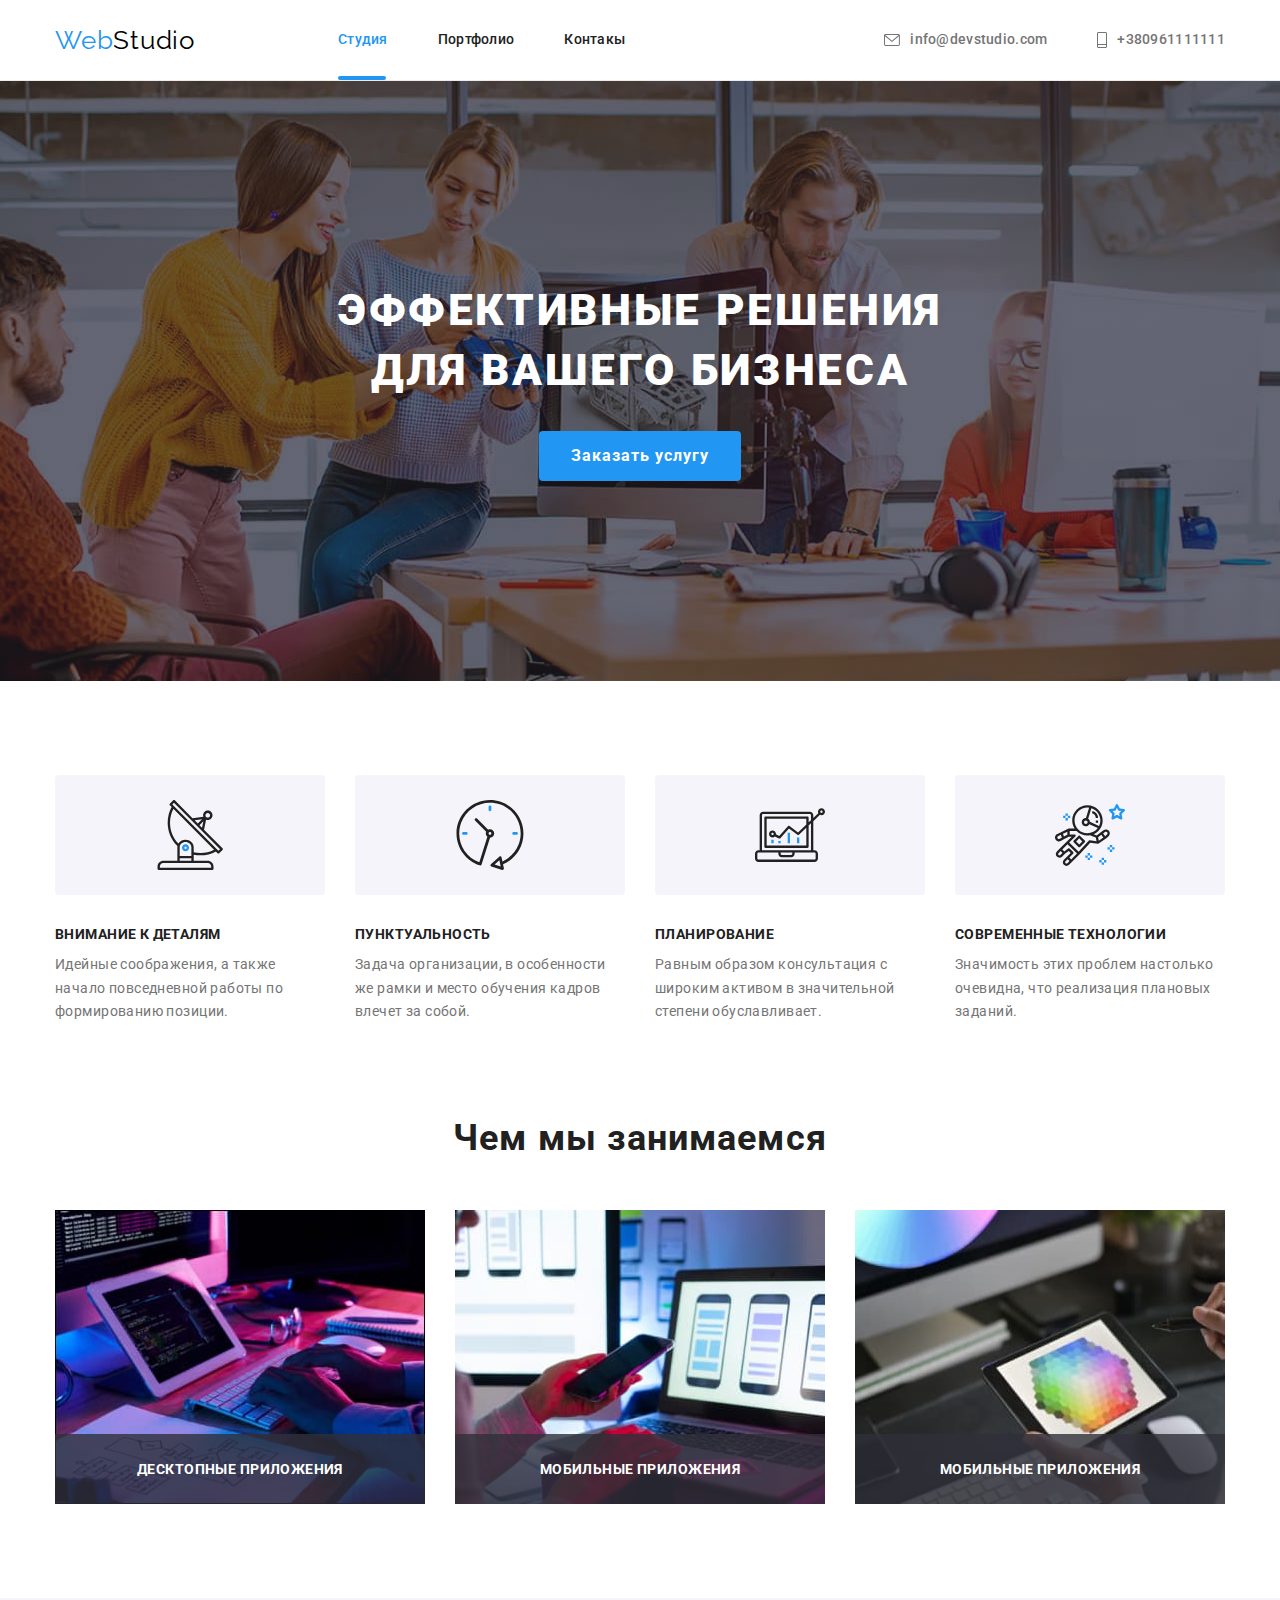
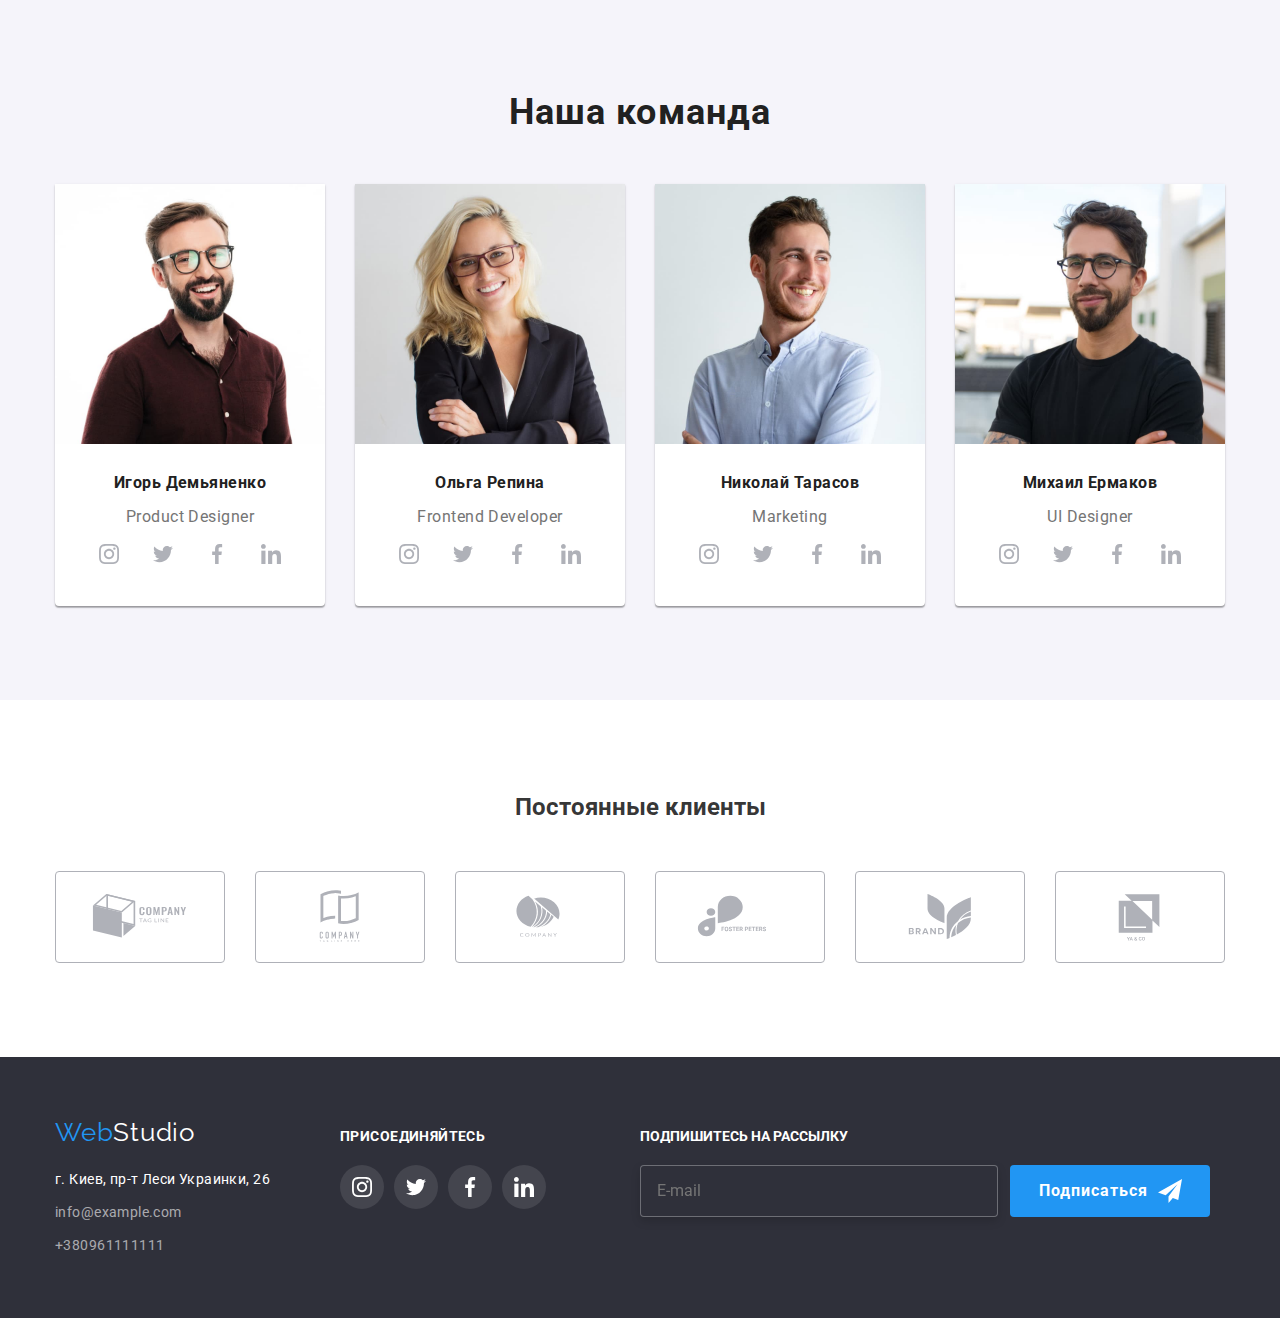
<file: index.html>
<!DOCTYPE html>
<html lang="ru">

<head>
    <meta charset="UTF-8">
    <meta http-equiv="X-UA-Compatible" content="IE=edge">
    <meta name="viewport" content="width=device-width, initial-scale=1.0">
    <title>WebStudio</title>
    <link rel="preconnect" href="https://fonts.googleapis.com">
    <link rel="preconnect" href="https://fonts.gstatic.com" crossorigin>
    <link href="https://fonts.googleapis.com/css2?family=Raleway:wght@700&family=Roboto:wght@400;500;700;900&display=swap"
    rel="stylesheet">
    <link rel="stylesheet" href="https://cdnjs.cloudflare.com/ajax/libs/modern-normalize/1.0.0/modern-normalize.min.css"/>
    <link rel="stylesheet" href="css/styles.css">
</head>
<body class="page">
    <header class= "header">
        <div class=container>
              <nav>
            <a href="./index.html" class="logo">Web<span class="dark-logo">Studio</span></a>
            <ul class="contacts-items">
        <li class="list"><a href="./index.html" class="nav active studio position" >Студия</a></li>
                <li class="list"><a href="./portfolio.html" class="nav portfolio">Портфолио</a></li>
                <li class="list"><a class="nav new-data" href="">Контакы</a></li>
            </ul>
        </nav>
        <ul class= "contacts">
            <li>
                <a class="auto-nav" href="info@devstudio.com">
            <svg class="icon-contacts" width="16" height="12">
                <use href="./images/icons.svg#icon-envelope"></use>
                </svg>info@devstudio.com</a>
           </li>
            <li>
                <a class="auto-nav" href="tel:+380961111111">
            <svg class="icon-contacts" width="10" height="16">
                <use href="./images/icons.svg#icon-tell"></use>
            </svg>+380961111111</a>
            </li>
            </ul>
        </div>
    </header>
    <main> 
        <section class="section-hero">
            <div class="container">
          <h1 class="hero-title">ЭФФЕКТИВНЫЕ РЕШЕНИЯ<br>
                ДЛЯ ВАШЕГО БИЗНЕСА</h1>
            <button data-modal-open class="button-primary">Заказать услугу</button>
            <div class="backdrop is-hidden" data-modal>
                <div class="modal">
                 <button class="modal-close" data-modal-close>
                    <svg class="modal-svg">
                <use href="./images/icons.svg#icon-close-black"></use></svg>
                    </button>

                    <form class="form fill-out">
                <p class="form-title"> Оставьте свои данные, мы вам перезвоним</p>
                   <p class="form-field">                        
                        <label for="name" class="form-label">Имя</label> 
                        <input type="text"
                               name="user-name" 
                               id="name"
                               class="form-input" 
                               placeholder=""
                               autofocus=""
                               required/> 
                         <svg class="form-icon icon" width="18px" height="18px">
                                <use href="./images/icons.svg#icon-person-black"></use> 
                            </svg>
                            <span class="form-use"></span>
                    </p>
                    <p class="form-field">
                        <label for="tel" class="form-label">Телефон</label>
                        <input type="tel"
                         name="tel" 
                         id="tel" 
                         class="form-input" 
                         placeholder=""
                         required/>
                        <svg class="form-icon icon" width="18px" height="18px">
                                <use href="./images/icons.svg#icon-phone-black"></use> 
                            </svg>
                            <span class="form-use"></span>
                    </p>
                    <p class="form-field">
                        <label for="mail" class="form-label">Почта</label>
                        <input type="email" 
                        name="mail" 
                        id="mail" 
                        class="form-input" 
                        placeholder=""
                        autocomplete="on"
                        required/>
                        <svg class="form-icon icon" width="18px" height="18px">
                                <use href="./images/icons.svg#icon-email-black"></use> 
                            </svg>
                        <span class="form-use"></span>
                    </p>
                    <p class="form-field">
                        <label for="comments" class="form-label">Комментарий</label>
                        <textarea class="form-input-comments" name="comments" id="comments" rows="10" placeholder="Введите текст"></textarea> 
                    </p>                     
                    <p class="form-field-policy">
                        <label for="policy" class="label-policy">
                            <input type="checkbox" name="policy" id="policy" class="checkbox" required/>
                            <span class="form-icon-policy"></span>
                            <span class="form-label-policy"> Соглашаюсь с рассылкой и принимаю 
                            <a href="" class="policy-link">Условия договора</a>
                            </span>
                        </label>
                    </p>
               <button type="submit" class="main-button form-button main-one">Отправить</button>            
                </form>
                </div>
            </div>
            </div>
          </section>
           <section class="section section-description">
               <div class="container">
             <ul class="subtitle-items">
                <li class="subtitle-text">
                    <div class="subtitle-icon-description">
                    <svg class="icon-description">
                        <use href="./images/icons.svg#icon-antenna"></use></svg>
                    </div>    
                    <h3 class="subtitle">Внимание к деталям</h3> 
                    <p class="description">Идейные соображения, а также начало повседневной работы по формированию позиции.</p>
                </li>
                <li class="subtitle-text">
                    <div class="subtitle-icon-description">
                    <svg class="icon-description">
                        <use href="./images/icons.svg#icon-clock"></use></svg> 
                    </div>    
                    <h3 class="subtitle">Пунктуальность</h3>
                    <p class="description">Задача организации, в особенности же рамки и место обучения кадров влечет за собой.</p>
                </li>
                <li class="subtitle-text">
                    <div class="subtitle-icon-description">
                    <svg class="icon-description">
                        <use href="./images/icons.svg#icon-diagram"></use></svg>
                    </div>
                    <h3 class="subtitle">Планирование</h3>
                    <p class="description">Равным образом консультация с широким активом в значительной степени обуславливает.</p>
                </li>
                <li class="subtitle-text">
                    <div class="subtitle-icon-description">
                    <svg class="icon-description">
                        <use href="./images/icons.svg#icon-astronaut"></use></svg>
                    </div>
                    <h3 class="subtitle">Современные технологии</h3>
                    <p class="description">Значимость этих проблем настолько очевидна, что реализация плановых заданий.</p>
                </li>
            </ul>
            </div>
           </section>
                <section class="section-image">
                    <div class="container">
                <h2 class="second-header">Чем мы занимаемся</h2>
            <ul class="flex-setting">
                <li class="product-thumb"><img class="image-icon" src="./images/img1.jpg" width=370 alt="Разработка"/> 
                <p class="product-text">десктопные приложения</p></li>
                <li class="product-thumb"><img class="image-icon" src="./images/img2.jpg" width=370 alt="Интерактивность"/>
                <p class="product-text">Мобильные приложения</p></li>
                <li class="product-thumb"><img class="image-icon" src="./images/img3.jpg" width=370 alt="Дизайн"/>
                <p class="product-text">Мобильные приложения</p></li>
                </ul>
            </div>
        </section>
        <section class="section section-team">
            <div class="container">
                   <h2 class="second-header">Наша команда</h2> 
            <ul class="team-list">
                <li class="team-member"><img class="image" src="./images/photo1.jpg" width=270 alt="Игорь Демьяненко" />
                    <div class="about-member">
                    <h3 class="worker">Игорь Демьяненко</h3>
                    <p class="name-worker">Product Designer</p>
                    <ul class="member-list">
                        <li class="member-link">
                        <a href="./index.html" class="person-link">
                         <svg class="member-icon" width="20" height="20">
                        <use href="./images/icons.svg#icon-instagram"></use>   
                        </svg></a>
                        </li>
                        <li class="member-link">
                        <a href="/index.html" class="person-link">
                        <svg class="member-icon" width="20" height="20">
                        <use href="./images/icons.svg#icon-twitter"></use>
                        </svg></a>
                        </li>
                        <li class="member-link">
                        <a href="/index.html" class="person-link">
                        <svg class="member-icon" width="20" height="20">
                        <use href="./images/icons.svg#icon-facebook"></use>
                        </svg></a>
                           </li>
                           <li class="member-link">
                        <a href="/index.html" class="person-link">
                        <svg class="member-icon" width="20" height="20">
                        <use href="./images/icons.svg#icon-linkedin"></use>                
                        </svg></a>
                           </li>
                        </ul>
                        </div>
                           </li>                                        
                           <li class="team-member"><img class="image" src="./images/photo2.jpg" width=270 alt="Ольга Репина" />
                    <div class="about-member">
                    <h3 class="worker">Ольга Репина</h3>
                    <p class="name-worker">Frontend Developer</p>
                    <ul class="member-list">
                        <li class="member-link">
                        <a href="./index.html" class="person-link">
                         <svg class="member-icon" width="20" height="20">
                        <use href="./images/icons.svg#icon-instagram"></use>   
                        </svg></a>
                        </li>
                        <li class="member-link">
                        <a href="/index.html" class="person-link">
                        <svg class="member-icon" width="20" height="20">
                        <use href="./images/icons.svg#icon-twitter"></use>
                        </svg></a>
                        </li>
                        <li class="member-link">
                        <a href="/index.html" class="person-link">
                        <svg class="member-icon" width="20" height="20">
                        <use href="./images/icons.svg#icon-facebook"></use>
                        </svg></a>
                           </li>
                           <li class="member-link">
                        <a href="/index.html" class="person-link">
                        <svg class="member-icon" width="20" height="20">
                        <use href="./images/icons.svg#icon-linkedin"></use>                
                        </svg></a>
                           </li>
                        </ul>
                </div>
                </li>
                <li class="team-member"><img class="image" src="./images/photo3.jpg" width=270 alt="Николай Тарасов" />
                    <div class="about-member">
                    <h3 class="worker">Николай Тарасов</h3>
                    <p class="name-worker">Marketing</p>
                    <ul class="member-list">
                        <li class="member-link">
                        <a href="./index.html" class="person-link">
                         <svg class="member-icon" width="20" height="20">
                        <use href="./images/icons.svg#icon-instagram"></use>   
                        </svg></a>
                        </li>
                        <li class="member-link">
                        <a href="/index.html" class="person-link">
                        <svg class="member-icon" width="20" height="20">
                        <use href="./images/icons.svg#icon-twitter"></use>
                        </svg></a>
                        </li>
                        <li class="member-link">
                        <a href="/index.html" class="person-link">
                        <svg class="member-icon" width="20" height="20">
                        <use href="./images/icons.svg#icon-facebook"></use>
                        </svg></a>
                           </li>
                           <li class="member-link">
                        <a href="/index.html" class="person-link">
                        <svg class="member-icon" width="20" height="20">
                        <use href="./images/icons.svg#icon-linkedin"></use>                
                        </svg></a>
                           </li>
                        </ul>
                    </div>
                </li>
                <li class="team-member"><img class="image" src="./images/photo4.jpg" width=270 alt="Михаил Ермаков" />
                    <div class="about-member">
                    <h3 class="worker">Михаил Ермаков</h3>
                    <p class="name-worker">UI Designer</p>
                    <ul class="member-list">
                        <li class="member-link">
                        <a href="./index.html" class="person-link">
                         <svg class="member-icon" width="20" height="20">
                        <use href="./images/icons.svg#icon-instagram"></use>   
                        </svg></a>
                        </li>
                        <li class="member-link">
                        <a href="/index.html" class="person-link">
                        <svg class="member-icon" width="20" height="20">
                        <use href="./images/icons.svg#icon-twitter"></use>
                        </svg></a>
                        </li>
                        <li class="member-link">
                        <a href="/index.html" class="person-link">
                        <svg class="member-icon" width="20" height="20">
                        <use href="./images/icons.svg#icon-facebook"></use>
                        </svg></a>
                           </li>
                           <li class="member-link">
                        <a href="/index.html" class="person-link">
                        <svg class="member-icon" width="20" height="20">
                        <use href="./images/icons.svg#icon-linkedin"></use>                
                        </svg></a>
                           </li>
                        </ul>
                    </div>
                </li>
            </ul>
            </div>
        </section>
        <section class="section">
        <div class="container">
        <h2 class="clients">Постоянные клиенты</h2>
       <ul class="clients-list">
            <li class="icon-client">
    <svg class="logo-client">
    <use href="./images/icons.svg#icon-logo1"></use></svg>
           </li>
           <li class="icon-client">
    <svg class="logo-client">
    <use href="./images/icons.svg#icon-logo2"></use></svg>
            </li>
            <li class="icon-client">
    <svg class="logo-client">
    <use href="./images/icons.svg#icon-logo3"></use></svg>
            </li>
    <li class="icon-client">
    <svg class="logo-client">
    <use href="./images/icons.svg#icon-logo4"></use></svg>
            </li>
            <li class="icon-client">
    <svg class="logo-client">
    <use href="./images/icons.svg#icon-logo5"></use></svg>
           </li>
            <li class="icon-client">
    <svg class="logo-client">
    <use href="./images/icons.svg#icon-logo6"></use></svg>
           </li>
       </ul>
     </div>
    </section>
   </main>
    <footer class="footer">
        <div class="container footer-container">
            <div class= "footer-wrapper">
        <a class="footer-logo" href="WebStudio">Web<span class="white-logo">Studio</span></a>
        <address class="address-data">
            <p class="address-name">г. Киев, пр-т Леси Украинки, 26</p>
            <a class="auto-second" href="info@example.com">info@example.com</a>
            <a class="auto-second" href="tel:+380991111111">+380961111111</a>
        </address>
        </div>
           <div class="footer-icons">
            <h2 class="footer-header">Присоединяйтесь</h2>
            <ul class="footer-icons-menu">
                <li class="footer-items">
            <a href="./index.html" class="footer-link">
            <svg class="footer-icon" width="20" height="20">
            <use href="./images/icons.svg#icon-instagram"></use>
            </svg></a>
                 </li>
                 <li class="footer-items"><a href="./index.html" class="footer-link">
            <svg class="footer-icon" width="20" height="20">
            <use href="./images/icons.svg#icon-twitter"></use>
            </svg></a>
                  </li>
                  <li class="footer-items">
            <a href="./index.html" class="footer-link">
            <svg class="footer-icon" width="20" height="20">
            <use href="./images/icons.svg#icon-facebook"></use>
             </svg></a>
                 </li>
                  <li class="footer-items">
            <a href="./index.html" class="footer-link">
            <svg class="footer-icon" width="20" height="20">
            <use href="./images/icons.svg#icon-linkedin"></use>
            </svg></a>
                 </li>
            </ul>
            </div>
            <form action="#" method="GET" class="form-footer">
                <h3 class="title-social"> Подпишитесь на рассылку </h3>
                <div class="form-footer-thumb">   
                    <input type="email" name="mail" id="mail-footer" class="form-footer-input" placeholder="E-mail" required/>
                    <button type="submit" class="footer-button form-footer-button">Подписаться 
                        <svg class="form-footer-icon icon" width="24px" height="24px">
                            <use href="./images/icons.svg#icon-icon-send"></use> 
                        </svg>
                    </button> 
                </div>      
            </form>     
        </div>
        </footer>
        <script src="./js/modal.js"></script>
</body>

</html>
</file>
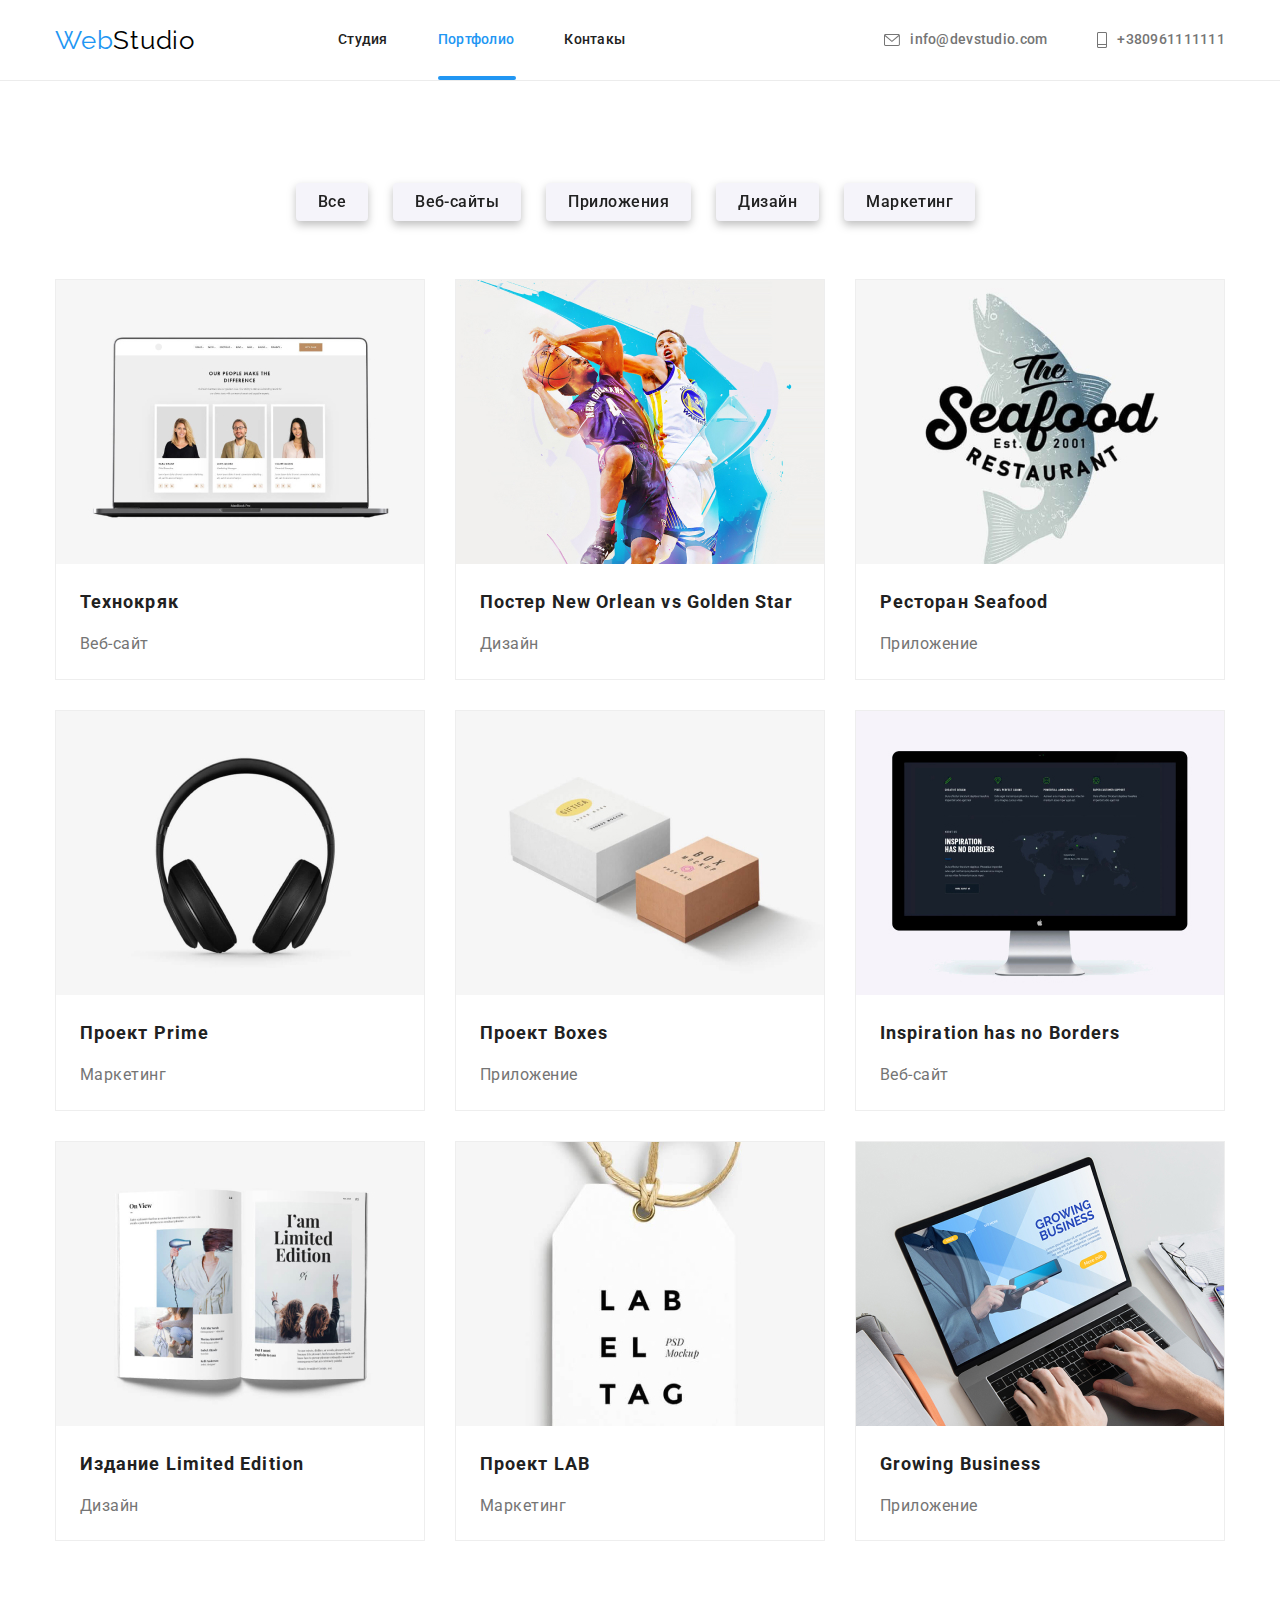
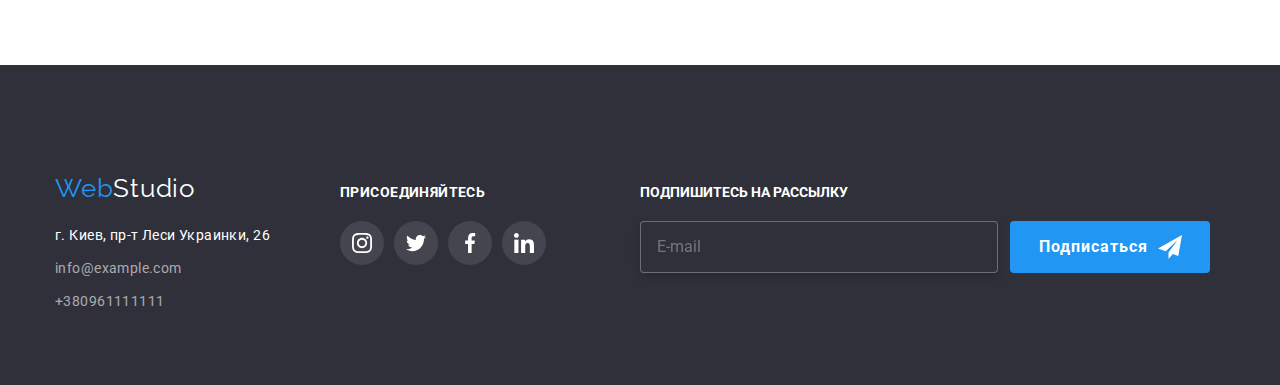
<file: portfolio.html>
<!DOCTYPE html>
<html lang="ru">
<head>
    <meta charset="UTF-8">
    <meta http-equiv="X-UA-Compatible" content="IE=edge">
    <meta name="viewport" content="width=device-width, initial-scale=1.0">
    <title>WebStudio</title>
    <link rel="preconnect" href="https://fonts.googleapis.com">
    <link rel="preconnect" href="https://fonts.gstatic.com" crossorigin>
    <link href="https://fonts.googleapis.com/css2?family=Raleway:wght@700&family=Roboto:wght@400;500;700;900&display=swap"
    rel="stylesheet">
    <link rel="stylesheet" href="https://cdnjs.cloudflare.com/ajax/libs/modern-normalize/1.0.0/modern-normalize.min.css"/>
    <link rel="stylesheet" href="css/styles.css">
</head>
<body class="page">
    <header class="header">
        <div class="container">
        <nav>
            <a href="./index.html" class="logo">Web<span class="dark-logo">Studio</span></a>
            <ul class="contacts-items">
                <li><a href="./index.html" class="nav studio">Студия</a></li> 
                <li><a href="./portfolio.html" class="nav active portfolio position-port">Портфолио</a></li>
                <li><a class="nav new-data" href="">Контакы</a></li>
            </ul>
        </nav>
        <ul class= "contacts">
            <li>
                <a class="auto-nav" href="info@devstudio.com">
                    <svg class="icon-contacts" width="16" height="12">
                        <use href="./images/icons.svg#icon-envelope"></use>
                        </svg>info@devstudio.com</a>
            </li>
            <li>
                <a class="auto-nav" href="tel:+380961111111">
                    <svg class="icon-contacts" width="10" height="16">
                        <use href="./images/icons.svg#icon-tell"></use>
                    </svg>+380961111111</a>
            </li>
        </ul>
        </div>
    </header>
    <main>
        <section class= "section buttons">
            <div class="container">
        <div class="container-block">
            <h1 hidden>Portfolio</h1>
        <ul class="container-button">
            <li><button class="button" type="button">Все</button></li>
            <li><button class="button" type="button">Веб-сайты</button></li>
            <li><button class="button" type="button">Приложения</button></li>
            <li><button class="button" type="button">Дизайн</button></li>
            <li><button class="button" type="button">Маркетинг</button></li>
        </ul>
        </div>
       <div class=flex-container>
        <ul class="flex-set">
            <li class=flex-link>
                <a class="link" href="">
                    <div class="hover-thumb">
                        <div class="overlay-image">
                <img class="image" src="images/image1.jpg" width=370 alt="Наши люди"/>
                <div class="overlay">
                    <p class="overlay-text">
                        Технокряк это современная площадка распространения коронавируса. Компании используют эту платформу для цифрового
                        шпионажа и атак на защищённые сервера конкурентов.
                    </p>
                    </div>
                </div>
                </div>
                <div class="card-text">    
                <h2 class="header-name">Технокряк</h2>
                    <p class="name-site">Веб-сайт</p>
                    </div>
                </a></li>
            <li class=flex-link>
                <a href="" class="link">
                    <div class="hover-thumb">
                        <div class="overlay-image">
                <img class="image" src="images/image2.jpg" width=370 alt="Фото дизайна"/>
                <div class="overlay">
                    <p class="overlay-text">
                        Технокряк это современная площадка распространения коронавируса. Компании используют эту платформу для цифрового
                        шпионажа и атак на защищённые сервера конкурентов.
                    </p>
                    </div>
                </div>
                </div>
                <div class="card-text"> 
                    <h2 class="header-name">Постер New Orlean vs Golden Star</h2>
                    <p class="name-site">Дизайн</p>
                    </div>
                </a></li>
            <li class=flex-link><a href="" class="link">
                <div class="hover-thumb">
                    <div class="overlay-image">
                <img class="image" src="images/image3.jpg" width=370 alt="Фото приложения"/>
                <div class="overlay">
                    <p class="overlay-text">
                        Технокряк это современная площадка распространения коронавируса. Компании используют эту платформу для цифрового
                        шпионажа и атак на защищённые сервера конкурентов.
                    </p>
                    </div>
                </div>
                </div>
                <div class="card-text"> 
                    <h2 class="header-name">Ресторан Seafood</h2>
                    <p class="name-site">Приложение</p>
                    </div>
                </a></li>
            <li class=flex-link><a href="" class="link">
                <div class="hover-thumb">
                    <div class="overlay-image">
                <img class="image" src="images/image4.jpg" width=370 alt="Наушники"/>
                <div class="overlay">
                    <p class="overlay-text">
                        Технокряк это современная площадка распространения коронавируса. Компании используют эту платформу для цифрового
                        шпионажа и атак на защищённые сервера конкурентов.
                    </p>
                    </div>
                </div>
                </div>
                <div class="card-text"> 
                    <h2 class="header-name">Проект Prime</h2>
                    <p class="name-site">Маркетинг</p>
                    </div>
                </a></li>
            <li class=flex-link><a href="" class="link">
                <div class="hover-thumb">
                    <div class="overlay-image">
                <img class="image" src="images/image5.jpg" width=370 alt="Boxes"/>
                <div class="overlay">
                    <p class="overlay-text">
                        Технокряк это современная площадка распространения коронавируса. Компании используют эту платформу для цифрового
                        шпионажа и атак на защищённые сервера конкурентов.
                    </p>
                    </div>
                </div>
                </div>
                <div class="card-text"> 
                    <h2 class="header-name">Проект Boxes</h2>
                    <p class="name-site">Приложение</p>
                    </div>
                </a></li>
            <li class=flex-link><a href="" class="link">
                <div class="hover-thumb">
                    <div class="overlay-image">
                <img class="image" src="images/image6.jpg" width=370 alt="Фото веб-сайта"/>
                <div class="overlay">
                    <p class="overlay-text">
                        Технокряк это современная площадка распространения коронавируса. Компании используют эту платформу для цифрового
                        шпионажа и атак на защищённые сервера конкурентов.
                    </p>
                    </div>
                </div>
                </div>
                <div class="card-text"> 
                    <h2 class="header-name">Inspiration has no Borders</h2>
                    <p class="name-site">Веб-сайт</p>
                    </div>
                </a></li>
            <li class=flex-link><a href="" class="link">
                <div class="hover-thumb">
                    <div class="overlay-image">
                <img class="image" src="images/image7.jpg" width=370 alt="Фото дизайна"/>
                <div class="overlay">
                    <p class="overlay-text">
                        Технокряк это современная площадка распространения коронавируса. Компании используют эту платформу для цифрового
                        шпионажа и атак на защищённые сервера конкурентов.
                    </p>
                    </div>
                </div>
                </div>
                <div class="card-text">     
                <h2 class="header-name">Издание Limited Edition</h2>
                    <p class="name-site">Дизайн</p>
                    </div>
                </a></li>
            <li class=flex-link><a href="" class="link">
                <div class="hover-thumb">
                    <div class="overlay-image">
                <img class="image" src="images/image8.jpg" width=370 alt="Фото проекта" />
                <div class="overlay">
                    <p class="overlay-text">
                        Технокряк это современная площадка распространения коронавируса. Компании используют эту платформу для цифрового
                        шпионажа и атак на защищённые сервера конкурентов.
                    </p>
                    </div>
                </div>
                </div>
                <div class="card-text"> 
                    <h2 class="header-name">Проект LAB</h2>
                    <p class="name-site">Маркетинг</p>
                    </div>
                </a></li>
            <li class=flex-link><a href="" class="link">
                <div class="hover-thumb">
                    <div class="overlay-image">
                <img class="image" src="images/image9.jpg" width=370 alt="Фото приложения"/>
                <div class="overlay">
                    <p class="overlay-text">
                        Технокряк это современная площадка распространения коронавируса. Компании используют эту платформу для цифрового
                        шпионажа и атак на защищённые сервера конкурентов.
                    </p>
                    </div>
                </div>
                </div>
                <div class="card-text"> 
                    <h2 class="header-name">Growing Business</h2>
                    <p class="name-site">Приложение</p>
                    </div>
                </a></li>
        </ul>
        </div>
    </div>
    </section>
    </main>
    <footer class= "footer">
        <div class="container footer-container">
            <div class= "footer-wrapper">
            <a class="footer-logo" href="WebStudio">Web<span class="white-logo">Studio</span></a>
        <address class="address-data">
            <p class="address-name">г. Киев, пр-т Леси Украинки, 26</p> 
            <a class="auto-second" href="info@example.com">info@example.com</a>
            <a class="auto-second" href="tel:+380991111111">+380961111111</a>
            </address>
            </div>
            <div class="footer footer-icons">
                <h2 class= "footer-header">Присоединяйтесь</h2>
                <ul class="footer-icons-menu">
                    <li class="footer-items">
                <a href="./index.html" class="footer-link">
                <svg class="footer-icon" width="20" height="20">
                <use href="./images/icons.svg#icon-instagram"></use>
                </svg></a>
                     </li>
                     <li class="footer-items"><a href="./index.html" class="footer-link">
                <svg class="footer-icon" width="20" height="20">
                <use href="./images/icons.svg#icon-twitter"></use>
                </svg></a>
                      </li>
                      <li class="footer-items">
                <a href="./index.html" class="footer-link">
                <svg class="footer-icon" width="20" height="20">
                <use href="./images/icons.svg#icon-facebook"></use>
                 </svg></a>
                     </li>
                      <li class="footer-items">
                <a href="./index.html" class="footer-link">
                <svg class="footer-icon" width="20" height="20">
                <use href="./images/icons.svg#icon-linkedin"></use>
                </svg></a>
                     </li>
                </ul>
                </div>
                <form action="#" method="GET" class="form-footer">
                    <h3 class="title-social"> Подпишитесь на рассылку </h3>
                    <div class="form-footer-thumb">   
                        <input type="email" name="mail" id="mail-footer" class="form-footer-input" placeholder="E-mail" required/>
                        <button type="submit" class="footer-button form-footer-button">Подписаться 
                            <svg class="form-footer-icon icon" width="24px" height="24px">
                                <use href="./images/icons.svg#icon-icon-send"></use> 
                            </svg>
                        </button> 
                    </div>      
                </form>     
            </div>
    </footer>
</body>
</html>
</file>
<file: css/styles.css>
:root {
  --primary-text-color: rgba(0, 0, 0, 0.8);
  --title-text-color: #000000;
  --accent-color: #2196f3;
  --primary-white-color: #ffffff;
  --second-main-color: #212121;
  --primary-gray-color: #757575;
  --background-color: #e5e5e5;
}
body {
  background-color: var( --primary-white-color);
  color: var(--primary-text-color);
  font-family: "Roboto", sans-serif;
}
ul {
  list-style: none;
  margin: 0;
  padding: 0;
}
h1,
h2,
h3 {
  margin: 0;
}
p {
  margin: 0 auto;
}
header {
top: 0;
left: 0;
width: 100%;
background: var(--primary-white-color);
z-index: 1;
}

.header .container{
display: flex;
 align-items: center;
}
.header {
background-color: var(--primary-white-color);
color: var(--primary-white-color);
}
.container {
  width: 1200px;
  padding-left: 15px;
  padding-right: 15px;
  margin-left: auto;
  margin-right: auto;
}
.container-block {
  display: flex;
  justify-content: center;
}
 .buttons {
  display: block;
  padding-bottom: 94px;
  padding-top: 94px;
  padding-left: 215px;
  padding-right: 215px;
}
.container-button {
  display: flex;
  justify-content: center;
  margin-bottom: 50px;
}
.position .position-port{
  display: block;
  position: relative;
}
.position::after {
content: '';
position: absolute;
display: block;
width: 48px;
height: 4px;
bottom: 32px;
border-radius: 2px;
background-color: var(--accent-color);
position: absolute;
top: 76px;
transition: 250ms cubic-bezier(0.4, 0, 0.2, 1);
}
.position-port:after {
content: '';
position: absolute;
display: block;
width: 78px;
height: 4px;
bottom: 32px;
top: 76px;
border-radius: 2px;
background-color: var(--accent-color);
transition: 250ms cubic-bezier(0.4, 0, 0.2, 1);
}
.overlay {
  position: absolute;
  top: 0;
  left: 0;
  width: 100%;
  height: 100%;
  opacity: 0;
  padding: 63px 24px;
  background-color: var(--accent-color);
  transform: translateY(100%);
  transition: 250ms cubic-bezier(0.4, 0, 0.2, 1);
}
.overlay-text {
  margin: 0;
  font-family: Roboto;
  font-style: normal;
  font-weight: normal;
  font-size: 18px;
  line-height: 28px;
  letter-spacing: 0.03em;
  color: var(--primary-white-color);
  transform: translateY(50%);
  transition: 250ms cubic-bezier(0.4, 0, 0.2, 1);
}
.link {
  text-decoration: none;
}
.list {
  transition: color 250ms cubic-bezier(0.4, 0, 0.2, 1);
}
.overlay-image {
  position: relative;
  overflow: hidden;
  border-style: none;
  width: 368px;
  height: 284px;
}
 .hover-thumb:hover::before {
    opacity: 0.9;
 }
 .hover-thumb {
  position: relative;
  }
  .hover-thumb::before {
  content: '';
  display: inline-block;
  position: absolute;
  top: 0;
  left: 0;
  width: 100%;
  height: 100%;
  opacity: 0;
  }
  .product-thumb {
  position: relative;
  width: 370px;
  height: 294px;
  z-index: 1;
  }
  .product-thumb .product-text {
  font-family: Roboto;
  font-style: normal;
  font-weight: bold;
  font-size: 14px;
  line-height: 16px;
  text-align: center;
  letter-spacing: 0.03em;
  color: var(--primary-white-color);
  }
  
  .product-thumb::before {
  position: absolute;
  display: inline-block;
  content: '';
  bottom: 0;
  width: 370px;
  height: 70px;
  background-color: rgba(47, 48, 58, 0.8);;
  }
  .product-text {
  position: absolute;
  text-align: center;
  justify-content: center;
  width: 100%;
  padding: 27px 0;
  margin: 0;
  bottom: 0;
  left: 0;
  text-transform: uppercase;
  }
  .link:hover .overlay,
  .link:focus .overlay {
  transform: translateY(0);
  opacity: 0.9;
  }
  .navigation {
  display: flex;
  flex-direction: row;
  }  
.button {
  margin: 8px;
  cursor: pointer;
  background-color: #F5F4FA;
  color: var(--second-main-color);
  font-family: Roboto;
  font-weight: 500;
  font-size: 16px;
  line-height: 1.62;
  text-align: center;
  letter-spacing: 0.03em;
  border-radius: 4px;
  border-style: none;
  padding: 6px 22px;
  transition: color 250ms cubic-bezier(0.4, 0, 0.2, 1),
  background-color 250ms cubic-bezier(0.4, 0, 0.2, 1),
  box-shadow 250ms cubic-bezier(0.4, 0, 0.2, 1);
  filter: drop-shadow(0px 4px 4px rgba(0, 0, 0, 0.25));
}
.container-button li:not(last child) {
  margin-right: 9px;
}
.flex-container {
  display: flex;
  flex-wrap: wrap;
  justify-content: space-between;
}
.flex-set {
display: flex;
flex-wrap: wrap;
justify-content: space-between;
}
.flex-link:hover .overlay-text,
.flex-link .link:focus .overlay-text {
transform: translateY(0%);
transition: 250ms cubic-bezier(0.4, 0, 0.2, 1),
box-shadow 250ms cubic-bezier(0.4, 0, 0.2, 1);
opacity: 1;
}

.flex-link:hover,
.flex-link:focus {
box-shadow: 0px 1px 1px rgba(0, 0, 0, 0.12), 0px 4px 4px rgba(0, 0, 0, 0.06),
1px 4px 6px rgba(0, 0, 0, 0.16);
cursor: pointer;
}
.flex-setting { 
  display: flex;
  flex-wrap: wrap;
  justify-content: space-between;
}
.flex-link {
  display: flex;
  flex-direction: column;
  align-items: center;
  width: 370px;
  justify-content: space-between;
  border: 1px solid #eeeeee;
  margin-bottom: 30px;
  margin-right: 30px;
  }
 .flex-set li:nth-child(3n) {
  margin-right: 0;
}
.image-container {
  display: block;
  margin: 94px 215px;
}
.section-team {
background-color: #f5f4fa;
}
.section-hero {
margin: 0;
background-color: #C4C4C4;
padding: 200px 0;
max-width: 1600px;
text-align: center;
margin-left: auto;
margin-right: auto;
padding-top: 200px;
padding-bottom: 200px;
background-image: linear-gradient(to right,rgba(47, 48, 58, 0.4),rgba(47, 48, 58, 0.4)),
url(../images/hero.jpg);
background-repeat: no-repeat;
background-size: cover;
background-position: center;
}
.team-list {
display: flex;
margin: 0;
}
.link-name {
  display: flex;
  flex-direction: row;
  align-items: center;
  flex-wrap: nowrap;
}
.image {
  display: flex;
}
.image-icon {
  display: flex;
}
.contacts {
  display: flex;
  justify-content: center;
  margin-left: auto;

}
.contacts-items {
  display: flex;
  justify-content: center;
}
nav {
display:flex;
align-items: center;
}
.team-member {
background:var(--primary-white-color);
box-shadow: 0px 1px 3px rgba(0, 0, 0, 0.12), 0px 1px 1px rgba(0, 0, 0, 0.14),
0px 2px 1px rgba(0, 0, 0, 0.2);
border-radius: 0px 0px 4px 4px;
margin-right: 30px;
}
.about-member:not(last-child) {
  margin-right: 0;
}
.logo {
  color: var(--accent-color);
  text-decoration: none;
  font-family: "Raleway", sans-serif;
  font-size: 26px;
  line-height: 1.19;
  letter-spacing: 0.03em;
  margin-right: 93px;
}
.footer-logo {
  display: block;
  color: var(--accent-color);
  text-decoration: none;
  font-family: "Raleway", sans-serif;
  font-size: 26px;
  line-height: 1.19;
  letter-spacing: 0.03em;
  margin-bottom: 20px;
}
.dark-logo {
  color: var(--title-text-color);
}
.white-logo {
  color: var(--primary-white-color);
}
.nav {
  display: flex;
  align-items: center;
  color: var(--second-main-color);
  text-decoration: none;
  font-size: 14px;
  font-weight: 500;
  line-height: 1.14;
  letter-spacing: 0.02em;
  margin-left: 50px;
  transition: color 250ms cubic-bezier(0.4, 0, 0.2, 1);
  }
.contacts li:not(:last-child) {
  margin-right: 50px;
}
.auto-nav {
  display:flex;
  align-items: center;
  padding: 32px 0;
  font-weight: 500;
  font-size: 14px;
  line-height: 1.14;
  letter-spacing: 0.02em;
  color: var(--primary-gray-color);
  text-decoration: none;
  transition: color 250ms cubic-bezier(0.4, 0, 0.2, 1);
 }
.nav-second {
  display:flex;
  align-items: center;
  padding: 32px 0;
  text-decoration: none;
  font-size: 14px;
  line-height: 1.14;
  letter-spacing: 0.002em;
  color: var(--accent-color);
}
.nav-second:hover,
.nav-second:focus,
.auto-second:hover,
.auto-second:focus,
.nav:hover,
.nav:focus,
.active {
  color: var(--accent-color);
}

.button:hover,
.button:focus {
 background-color: var(--accent-color);
 color: var(--primary-white-color);
}
a.auto-nav:hover {
color: var(--accent-color);  
}
.auto-nav:hover .icon-contacts {
fill: var(--accent-color);   
}

.icon-contacts {
margin-right: 10px;
fill: var(--primary-gray-color);
}
.button-primary {
  font-weight: 700;
  font-size: 16px;
  line-height: 1.875;
  letter-spacing: 0.06em;
  border: none;
  color: var(--primary-white-color);
  background-color: var(--accent-color);
  cursor: pointer;
  border-radius: 4px;
  padding: 10px 32px;
  margin: 0 auto;
  display: block;
}
.backdrop {
position: fixed;
top: 0;
left: 0;
width: 100%;
height: 100%;
background-color:rgba(0, 0, 0, 0.2);
opacity: 1;
transition: transform 250ms cubic-bezier(0.4, 0, 0.2, 1);
z-index: 2;
}
.backdrop .is-hidden {
opacity: 0;
pointer-events: none;
}
.is-hidden {
visibility: hidden;
}
.modal {
position: absolute;
top: 50%;
left: 50%;
border-radius: 4px;
min-width: 528px;
min-height: 582px;
background-color: var(--primary-white-color);
transform: translate(-50%, -50%) scale(1);
transition: transform 250ms cubic-bezier(0.4, 0, 0.2, 1);
}
.modal-close {
position: absolute;
display: flex;
justify-content: center;
align-items: center;
right: 8px;
top: 8px;
border-color: rgba(0, 0, 0, 0.1);
background-color: var(--primary-white-color);
border-radius: 24px;
width: 30px;
height: 30px;
cursor:pointer; 
}
.modal-svg {
width: 18px;
height: 18px;
left: 1032px;
top: 235px;
}

.form {
margin-left: 40px;
margin-right: 40px;
margin-bottom: 20px;
margin-top: 40px;

}
.fill-out {
width: 448px;
height: 385px;
left: 576px;
top: 296px;

}
.form-title {
margin-top: 40px;
margin-bottom: 30px;
font-weight: 700;
font-size: 20px;
line-height: 1.15;
text-align: center;
color: var(--second-main-color);
}
.form-field {
position: relative;
display: flex;
flex-direction: column;
margin: 0 0 10px 0;  
}

.form-field:hover,
.form-field:focus {
    color: var(--accent-color);
        transition: transform 250ms cubic-bezier(0.4, 0, 0.2, 1), color 250ms cubic-bezier(0.4, 0, 0.2, 1);
}
textarea:hover,
textarea:focus {
  color: var(--accent-color);
      transition: transform 250ms cubic-bezier(0.4, 0, 0.2, 1), color 250ms cubic-bezier(0.4, 0, 0.2, 1);
}
.form-field:hover .form-input-comments,
.form-field:active .form-input-comments,
.form-field:focus .form-input-comments {
color: var(--accent-color);
transition: transform 250ms cubic-bezier(0.4, 0, 0.2, 1), color 250ms cubic-bezier(0.4, 0, 0.2, 1);
}

.form-input-comments:active,
.form-input-comments:hover,
.form-input-comments:focus {
    border: 1px solid var(--accent-color);
    transition: border 250ms cubic-bezier(0.4, 0, 0.2, 1);
    outline: none;
    border-color: var(--accent-color);
    cursor: text;
}
.form-input:active,
.form-input:hover {
    border: 1px solid var(--accent-color);
    transition: border 250ms cubic-bezier(0.4, 0, 0.2, 1);
}

.comments:active,
.comments:hover {
    border: 1px solid var(--accent-color);
    transition: border 250ms cubic-bezier(0.4, 0, 0.2, 1);
}
.form-field .icon {
    position: absolute;
    left: 18px;
    top: 12px;
    fill: var(--secondary-text-color);
    transition: fill 250ms cubic-bezier(0.4, 0, 0.2, 1);
}
.form-field:active .icon,
.form-field:hover .icon{
fill: var(--accent-color);
transition: fill 250ms cubic-bezier(0.4, 0, 0.2, 1);
}
.modal-close:active .modal-svg,
.modal-close:hover .modal-svg{
fill: var(--accent-color);
transition: fill 250ms cubic-bezier(0.4, 0, 0.2, 1);
}
.modal-close:hover{
color: var(--accent-color);
transition: transform 250ms cubic-bezier(0.4, 0, 0.2, 1), color 250ms cubic-bezier(0.4, 0, 0.2, 1);
}
.form-field .comment {
resize: none;
margin-bottom: 0;
padding: 12px 16px;
}
textarea {
resize: none;
}
textarea {
height: 120px;
padding: 12px 16px;
}
.form-label {
font-size: 12px;
line-height: 1.17;
letter-spacing: 0.01em;
position: absolute;
left: 0;
top: -18px;
margin-bottom: 4px;
color: var(--primary-gray-color);
}
.form-input {   
width: 100%;
height: 40px;
padding-left: 42px;
border: 1px solid rgba(33, 33, 33, 0.2);
border-radius: 4px;
cursor: pointer;
}
.modal-form-wrapper {
position: absolute;
display: block;
width: 448px;
height: 40px;
left: 576px;
top: 296px;
box-sizing: border-box;
border-radius: 4px;
}
.form-icon {
position: absolute;
left: 12px;
width: 18px;
height: 18px;
transform: translateY(-50%);
transition: fill 250ms cubic-bezier(0.4, 0, 0.2, 1);
top: 50%;
pointer-events: none;
margin-top: 9px;
}
.form-input:focus {
outline: none;
border-color: var(--accent-color);
cursor: text;
}
.form-input:focus .form-icon {
color: var(--accent-color);
}
.form-field-comments {
display: flex;
flex-direction: column;
margin-bottom: 20px;
}
.form-use {
margin-bottom: 28px;  
text-align:center; 
justify-content: center;
}
.comments { 
resize: none;
padding: 12px 16px;
border: 1px solid rgba(33, 33, 33, 0.2);
box-sizing: border-box;
border-radius: 4px;
font-size: 14px;
line-height: 1.14;
letter-spacing: 0.01em;
transition-property: border;
transition: 250ms cubic-bezier(0.4, 0, 0.2, 1);
}
.comments:focus,
.comments:hover{
border: 1px solid var(--accent-color);
outline: none;
}
.comments::placeholder {
font-size: 14px;
line-height: 1.14;
letter-spacing: 0.01em;
color: rgba(117, 117, 117, 0.5);
}
.form-field-policy {
margin: 0 auto 30px 13px;
vertical-align: middle;  
}
.form-label-policy {
font-size: 14px;
line-height: 1.71; 
}
.form-icon-policy {
margin-right: 7px;
width: 15px;
height: 15px;
border: 2px solid var(--second-main-color);
box-sizing: border-box;
border-radius: 2px;
fill: transparent;
transition-property: background-color, fill, border, outline;
transition: 250ms cubic-bezier(0.4, 0, 0.2, 1);
}

.policy-icon {
 display: inline-block;
}
.label-policy {
cursor: pointer;
display: flex;
align-items: center;
}
.checkbox {
--webkit-appearance: none;
--moz-appearance: none;
appearance: none;
position: absolute;
}

.checkbox:checked + .form-icon-policy {
fill: var(--primary-white-color);
background-color: var(--accent-color);
background-image: url("../images/check-mark.svg");
background-size: contain;
background-origin: content-box;
border-color: var(--accent-color);
border-radius: 2px;
}
.policy-link {
color: var(--accent-color);  
transition-property: color, border;
transition: 250ms cubic-bezier(0.4, 0, 0.2, 1);
}
.form .form-button {
display: block;
margin: 0 auto;
align-items: center;
padding: 10px 55px;
transition-property: color, box-shadow;
transition: 250ms cubic-bezier(0.4, 0, 0.2, 1);
}
.form-button:hover,
.form-button:focus {
box-shadow: 0px 1px 3px rgba(0, 0, 0, 0.12), 
0px 1px 1px rgba(0, 0, 0, 0.14), 0px 2px 1px rgba(0, 0, 0, 0.2);
}
.main-button.main-one {
padding: 10px 32px;
font-family: inherit;
background-color: var(--accent-color);
color: var(--primary-white-color);
font-weight: 700;
font-size: 16px;
line-height: 1.88;
letter-spacing: 0.06em; 
border-radius: 4px;
border-style: none;
}
.main-button.main-one:hover,
.main-button.main-one:focus {
background-color: #188ce8;
}


.header-name {
  font-size: 18px;
  text-decoration: none;
  line-height: 2;
  letter-spacing: 0.06em;
  color: var(--second-main-color);
}
.name-site {
  font-size: 16px;
  text-decoration: none;
  line-height: 1.8;
  letter-spacing: 0.03em;
  color: var(--primary-gray-color);
  margin-top: 10px;
}
.card-text {
padding: 20px 24px;  
}
.name-worker {
  font-size: 16px;
  text-decoration: none;
  line-height: 1.8;
  letter-spacing: 0.03em;
  color: var(--primary-gray-color);
  text-align: center;
  margin-top: 10px;
}
.link {
  color: var(--title-text-color);
  text-decoration: none;
}
 .address-name {
  display: block;
  font-style: normal;
  font-size: 14px;
  line-height: 1.7;
  letter-spacing: 0.03em;
  color: var(--primary-white-color);
}
.address-data {
  display: block;
  margin-top: 20px;
}
.icon-description {
width: 70px;
height: 70px; 
}
.member-list {
display: flex;
justify-content: center;
gap: 10px;
}
.person-link {
display: flex;
justify-content: center;
align-items: center;
width: 44px;
height: 44px;
border-radius: 50%;
background-size: 20px;
background-repeat: no-repeat;
color: #afb1b8;
transition: background-color 250ms cubic-bezier(0.4, 0, 0.2, 1), 
color 250ms cubic-bezier(0.4, 0, 0.2, 1); 
}
.person-link:hover,
.person-link:focus {
  background-color: var(--accent-color);
}
.person-link:hover svg,
.person-link:focus svg {
  fill: var(--primary-white-color);
}
.person-link svg {
  width: 20px;
  height: 20px;
  fill: #afb1b8;
  color:#b4b9cc;
}
.person-link:hover,
.person-link-svg:focus {
  fill: var(--primary-white-color);
}
.memer-icon {
 color:#b4b9cc;  
}
.clients {
text-align: center;
margin-bottom: 50px;
}
.clients-list {
display: flex;
gap: 30px;
}
.icon-client {
display: flex;
justify-content: center;
align-items: center;
width: 170px;
height: 92px;
color: #afb1b8;
border: 1px solid #afb1b8;
border-radius: 4px; 
transition: border-color 250ms cubic-bezier(0.4, 0, 0.2, 1);
}
.icon-client:hover .logo-client,
.icon-client:focus .logo-client {
fill: var(--accent-color);  
} 

.icon-client:hover,
.icon-client:focus {
color: var(--accent-color);
cursor: pointer;
border-color: var(--accent-color);
fill: var(--accent-color);
}
.logo-client {
width: 106px;
height: 60px;
color: #AFB1B8; 
fill: #AFB1B8;  
transition: color 250ms cubic-bezier(0.4, 0, 0.2, 1); 
}
.footer {
background-color: #2f303a;
padding: 60px 0;
}
.footer-items {
 display: flex; 
}
.footer-icons-menu {
display: flex;
gap: 10px;
}
.footer-container {
display: flex;  
align-items: baseline;
}
.footer-wrapper {
margin-right: 70px;
}
.footer-header {
font-weight: 700;
font-size: 14px;
line-height: 1.14;
letter-spacing: 0.03em;
text-transform: uppercase;
color: var(--primary-white-color);
margin-bottom: 20px;  
}
.footer-link {
display: flex;
justify-content: center;
align-items: center;
width: 44px;
height: 44px;
background-color: rgba(255, 255, 255, 0.1);
color: var(--primary-white-color);
border-radius: 50%;
transition: background-color 250ms cubic-bezier(0.4, 0, 0.2, 1);
}
.footer-link:hover {
background-color: var(--accent-color);
color:var(--primary-white-color);
}
.footer-icon {
color: var(--primary-white-color); 
}
.footer-icon {
fill: var(--primary-white-color);
}
.form-footer {
margin-left: 94px; 
margin-right: 12px; 
}
.form-footer-thumb {
display: flex;
justify-content: flex-end;
}
.form-footer-thumb .form-footer-button {
display: flex;
align-items: center;
text-align: center;
margin-left: 12px;
margin-right: 0;
padding: 10px 28px 10px 29px;
font-weight: 700;
font-size: 16px;
line-height: 1.875;
letter-spacing: 0.06em;
}
.form-footer-icon {
margin-left: 10px;
fill: var(--primary-white-color);   
}
.title-social {
 margin-bottom: 20px;
font-weight: 700;
font-size: 14px;
line-height: 1.14;
text-transform: uppercase;
color: var(--primary-white-color);
}
.form-label {
margin-bottom: 4px;
font-size: 12px;
line-height: 1.17;
letter-spacing: 0.01em;
}
.form-footer-input:focus  {
border: 1px solid var(--accent-color);
outline: none;
}
.form-footer-input { 
display: block; 
align-items: center; 
margin: 0; 
padding: 15px 16px;
background-color: #2F303A;
width: 358px;
font-size: 16px;
line-height: 1.25;
color: var(--primary-white-color);
transition-property: border;
transition: 250ms cubic-bezier(0.4, 0, 0.2, 1);
border: 1px solid rgba(255, 255, 255, 0.3);
box-sizing: border-box;
filter: drop-shadow(0px 4px 4px rgba(0, 0, 0, 0.15));
border-radius: 4px;
}
.footer-button {
padding: 10px 32px;
font-family: inherit;
background-color: var(--accent-color);
color: var(--primary-white-color);
font-weight: 700;
font-size: 16px;
line-height: 1.88;
letter-spacing: 0.06em; 
border-radius: 4px;
border:none;
cursor: pointer;
}
.footer-button:hover,
.footer-button:focus {
background-color:#188ce8;
}
.address-name:not(:last-child) {
 margin-bottom: 9px;
}
.auto-second {
  display: block;
  font-style: normal;
  font-size: 14px;
  text-decoration: none;
  line-height: 1.7;
  letter-spacing: 0.03em;
  color: rgba(255, 255, 255, 0.6);
  margin-top: 9px;
  }

.hero-title {
  font-size: 44px;
  line-height: 1.36;
  letter-spacing: 0.06em;
  color: var(--primary-white-color);
  text-transform: uppercase;
  margin-bottom: 30px;
  font-weight: 900;
  text-align: center;
 }
 .header {
  border-bottom: 1px solid rgba(236, 236, 236, 1);
 }
.second-header {
  font-weight: bold;
  font-size: 36px;
  line-height: 1.16;
  letter-spacing: 0.03em;
  color: var(--second-main-color);
  text-align: center;
  margin-bottom: 50px;
  }
.about-member {
  padding: 30px 0;
}
.worker {
  text-align: center;
  font-size: 16px;
  line-height: 1.18;
  letter-spacing: 0.03em;
  color: var(--second-main-color);
  }
.subtitle {
  display: inline-block;
  margin-bottom: 10px;
  font-weight: bold;
  font-size: 14px;
  line-height: 1.14;
  letter-spacing: 0.03em;
  color: var(--second-main-color);
  text-transform: uppercase;
  }
.subtitle-items {
display: flex;
justify-content: space-between;
align-items: center;
}
.subtitle-icon-description {
  display: flex;
  align-items: center;
  justify-content: center;
  border-radius: 4px;
  background-color: #F5F4FA;
  padding: 25px 0;
  margin-bottom: 30px;
}
.subtitle-text {
margin-right: 30px;
width: 270px;
}
.subtitle-text:last-child {
margin-right: 0;
}
.description {
  font-size: 14px;
  line-height: 1.71;
  letter-spacing: 0.03em;
  color: var(--primary-gray-color);
}
.section-image {
padding-top: 0;
padding-bottom: 94px;
}
.second-header {
margin-bottom: 50px;
text-align: center;
}
.section { 
padding: 94px 0;
}
</file>
